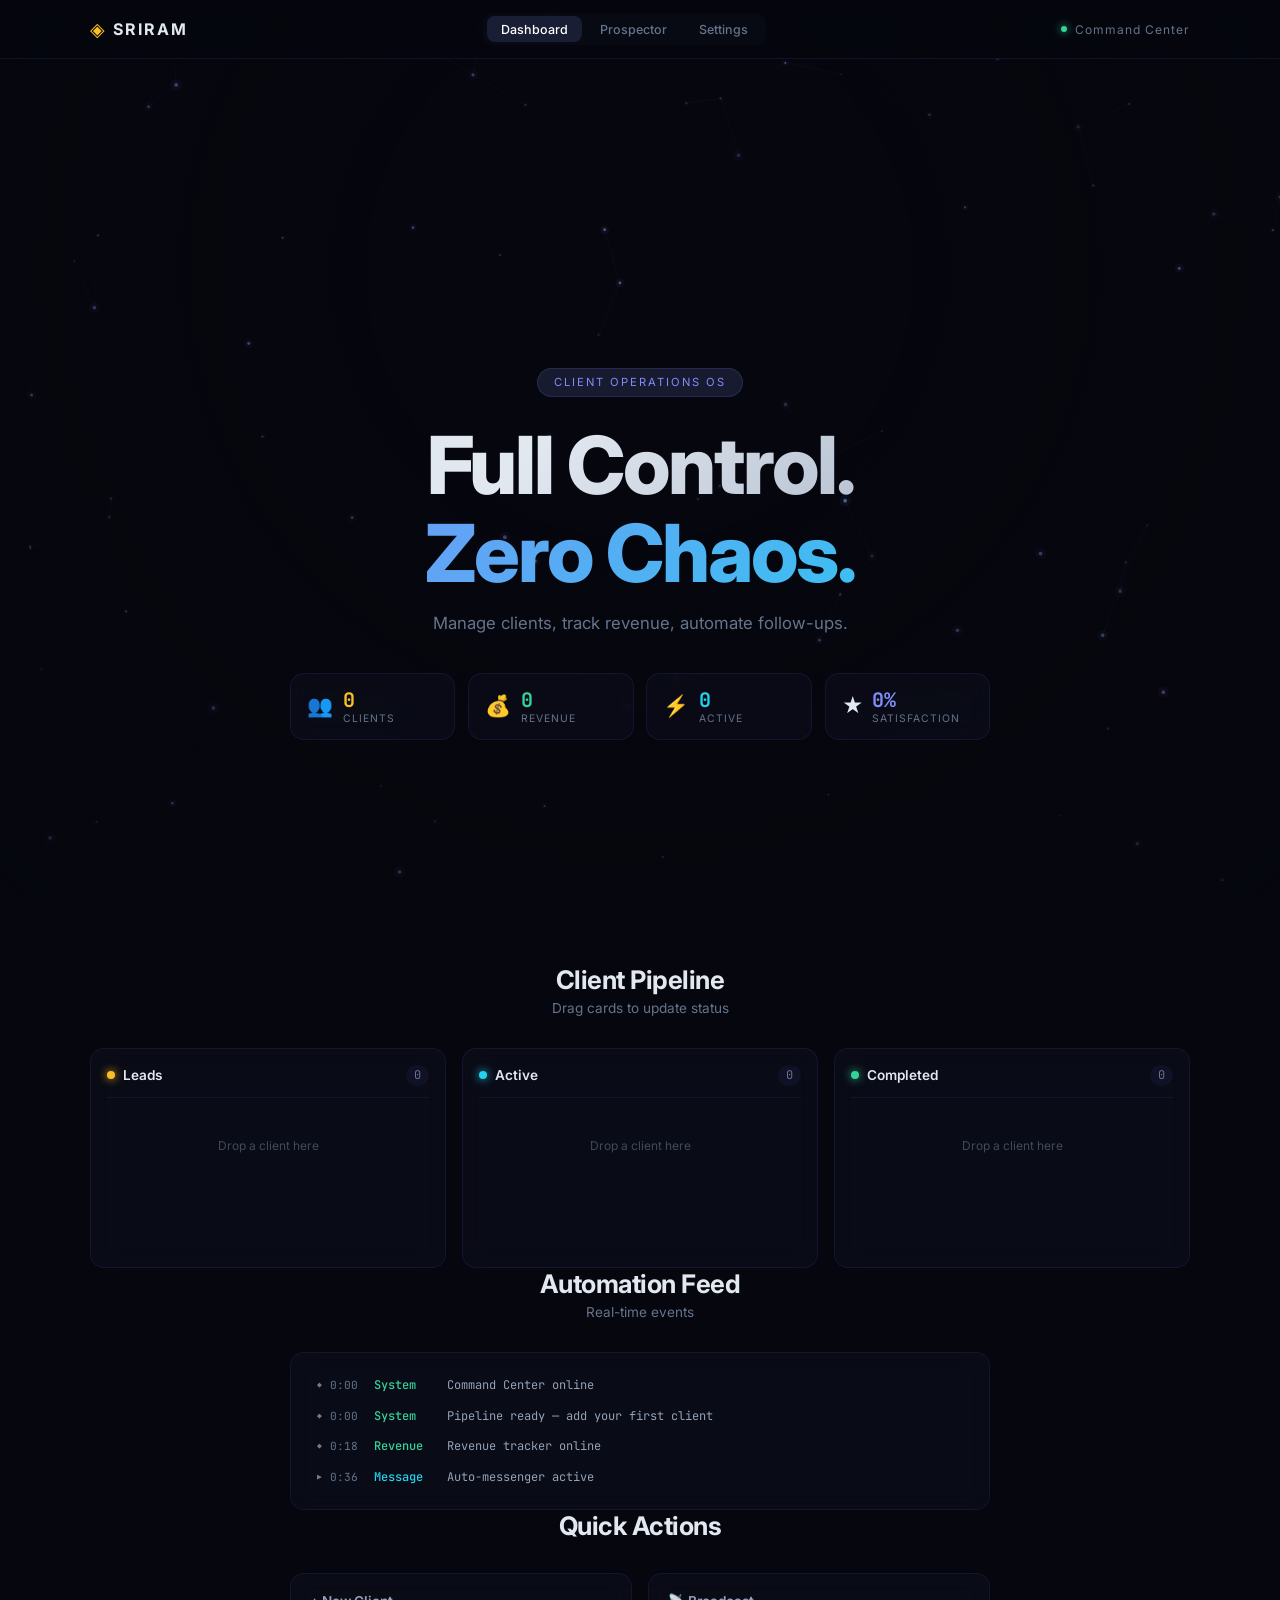
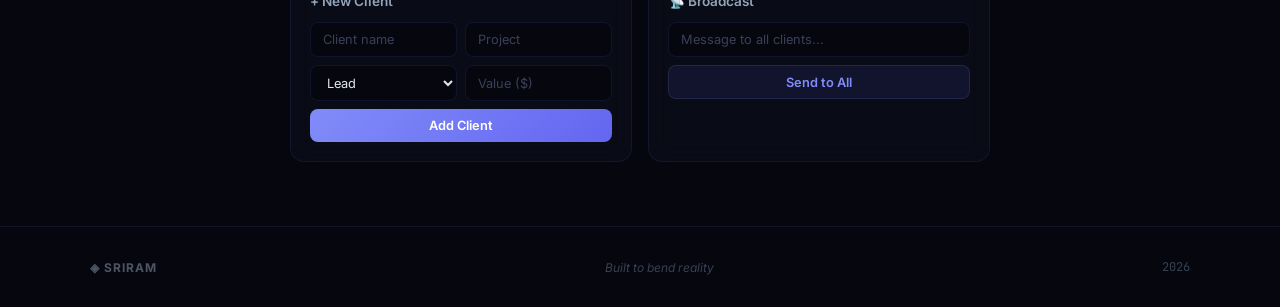
<file: index.html>
<!DOCTYPE html>
<html lang="en">
<head>
  <meta charset="UTF-8">
  <meta name="viewport" content="width=device-width, initial-scale=1.0">
  <title>Sriram's Command Center</title>
  <link rel="preconnect" href="https://fonts.googleapis.com">
  <link href="https://fonts.googleapis.com/css2?family=Inter:wght@400;500;600;700;800&family=JetBrains+Mono:wght@400;500&display=swap" rel="stylesheet">
  <link rel="stylesheet" href="styles.css">
</head>
<body>

  <canvas id="bg-canvas"></canvas>
  <div class="scene-overlay"></div>

  <header>
    <div class="container nav">
      <div class="logo-wrap" data-tab="dashboard">
        <span class="logo-icon">◈</span>
        <span class="logo-text">SRIRAM</span>
      </div>
      <div class="nav-tabs">
        <span class="nav-tab active" data-tab="dashboard">Dashboard</span>
        <span class="nav-tab" data-tab="prospector">Prospector</span>
        <span class="nav-tab" data-tab="settings">Settings</span>
      </div>
      <div class="header-right">
        <span class="live-dot"></span>
        <span class="live-text">Command Center</span>
      </div>
    </div>
  </header>

  <main>

    <!-- ===== DASHBOARD TAB ===== -->
    <section class="tab-content active" id="tab-dashboard">
      <div class="hero">
        <div class="container">
          <div class="hero-content">
            <div class="hero-chip reveal">Client Operations OS</div>
            <h1 class="hero-title reveal">
              <span class="line">Full Control.</span>
              <span class="line accent">Zero Chaos.</span>
            </h1>
            <p class="hero-sub reveal">Manage clients, track revenue, automate follow-ups.</p>
          </div>
          <div class="hero-stats reveal">
            <div class="stat-card"><div class="stat-icon">👥</div><div class="stat-body"><span class="stat-num">0</span><span class="stat-label">Clients</span></div></div>
            <div class="stat-card"><div class="stat-icon">💰</div><div class="stat-body"><span class="stat-num">0</span><span class="stat-label">Revenue</span></div></div>
            <div class="stat-card"><div class="stat-icon">⚡</div><div class="stat-body"><span class="stat-num">0</span><span class="stat-label">Active</span></div></div>
            <div class="stat-card"><div class="stat-icon">★</div><div class="stat-body"><span class="stat-num">0</span><span class="stat-label">Satisfaction</span></div></div>
          </div>
        </div>
      </div>

      <div class="pipeline-section" id="pipeline">
        <div class="container">
          <div class="section-head reveal">
            <h2 class="section-title">Client Pipeline</h2>
            <p class="section-sub">Drag cards to update status</p>
          </div>
          <div class="pipeline reveal">
            <div class="pipeline-col" data-stage="lead">
              <div class="col-header"><span class="col-dot lead"></span><h3>Leads</h3><span class="col-count" id="leadCount">0</span></div>
              <div class="col-body" id="leadContainer"></div>
            </div>
            <div class="pipeline-col" data-stage="active">
              <div class="col-header"><span class="col-dot active"></span><h3>Active</h3><span class="col-count" id="activeCount">0</span></div>
              <div class="col-body" id="activeContainer"></div>
            </div>
            <div class="pipeline-col" data-stage="completed">
              <div class="col-header"><span class="col-dot completed"></span><h3>Completed</h3><span class="col-count" id="completedCount">0</span></div>
              <div class="col-body" id="completedContainer"></div>
            </div>
          </div>
        </div>
      </div>

      <div class="activity-section">
        <div class="container">
          <div class="section-head reveal">
            <h2 class="section-title">Automation Feed</h2>
            <p class="section-sub">Real-time events</p>
          </div>
          <div class="activity-panel reveal">
            <div class="log-container" id="logContainer">
              <div class="log-entry sys"><span class="log-icon">◆</span><span class="log-time">0:00</span><span class="log-agent">System</span><span class="log-msg">Command Center online</span></div>
            </div>
          </div>
        </div>
      </div>

      <div class="actions-section">
        <div class="container">
          <div class="section-head reveal">
            <h2 class="section-title">Quick Actions</h2>
          </div>
          <div class="actions-grid reveal">
            <div class="action-card">
              <h3>+ New Client</h3>
              <div class="action-form">
                <div class="form-row"><input type="text" id="clientName" placeholder="Client name" class="f-input"><input type="text" id="projectName" placeholder="Project" class="f-input"></div>
                <div class="form-row">
                  <select id="stageSelect" class="f-select"><option value="lead">Lead</option><option value="active">Active</option><option value="completed">Completed</option></select>
                  <input type="number" id="clientValue" placeholder="Value ($)" class="f-input" min="0">
                </div>
                <button id="addClientBtn" class="f-btn primary">Add Client</button>
              </div>
            </div>
            <div class="action-card">
              <h3>📡 Broadcast</h3>
              <div class="action-form">
                <input type="text" id="msgInput" placeholder="Message to all clients..." class="f-input full">
                <button id="broadcastBtn" class="f-btn secondary">Send to All</button>
              </div>
            </div>
          </div>
        </div>
      </div>
    </section>

    <!-- ===== PROSPECTOR TAB ===== -->
    <section class="tab-content" id="tab-prospector">
      <div class="hero prospector-hero">
        <div class="container">
          <div class="hero-content">
            <div class="hero-chip">🚀 Lead Prospector</div>
            <h1 class="hero-title">
              <span class="line">Find & Capture.</span>
              <span class="line accent">Any Niche. Anywhere.</span>
            </h1>
            <p class="hero-sub">Search businesses by niche and location — get Instagram handles, emails, and contacts.</p>
          </div>

          <div class="search-panel">
            <div class="search-row">
              <div class="search-field">
                <label>Niche / Category</label>
                <input type="text" id="searchNiche" placeholder="e.g. Fitness, Restaurant, Fashion..." class="s-input" list="nicheList">
                <datalist id="nicheList">
                  <option value="Restaurant / Food">
                  <option value="Fashion / Apparel">
                  <option value="Fitness / Gym">
                  <option value="Beauty / Salon / Spa">
                  <option value="Technology / IT">
                  <option value="Real Estate">
                  <option value="Healthcare / Medical">
                  <option value="Education / Coaching">
                  <option value="E-commerce / D2C">
                  <option value="Photography">
                  <option value="Travel / Tourism">
                  <option value="Automotive">
                  <option value="Legal / Law">
                  <option value="Financial Services">
                  <option value="Home Services">
                  <option value="Entertainment / Media">
                  <option value="Jewelry / Accessories">
                  <option value="Cafe / Bakery">
                  <option value="Event Planning">
                  <option value="Architecture / Interior">
                </datalist>
              </div>
              <div class="search-field">
                <label>Location</label>
                <input type="text" id="searchLocation" placeholder="City, State, Country..." class="s-input">
              </div>
              <div class="search-field search-platform">
                <label>Max Results</label>
                <select id="searchLimit" class="s-input s-select">
                  <option value="10">10</option>
                  <option value="20" selected>20</option>
                  <option value="40">40</option>
                </select>
              </div>
              <button id="searchBtn" class="s-btn">
                <span class="s-btn-text">Search</span>
                <span class="s-btn-loader"></span>
              </button>
            </div>
          </div>

          <div class="search-results" id="searchResults">
            <div class="results-placeholder" id="resultsPlaceholder">
              <div class="placeholder-icon">🔍</div>
              <p>Enter a niche + location above to find businesses</p>
              <p class="placeholder-sub">Results will appear here. Click any to add directly to your pipeline.</p>
            </div>
            <div class="results-grid" id="resultsGrid"></div>
          </div>
        </div>
      </div>
    </section>

    <!-- ===== SETTINGS TAB ===== -->
    <section class="tab-content" id="tab-settings">
      <div class="hero settings-hero">
        <div class="container">
          <div class="hero-content">
            <div class="hero-chip">⚙️ Settings</div>
            <h1 class="hero-title">
              <span class="line">API Keys &</span>
              <span class="line accent">Integrations.</span>
            </h1>
            <p class="hero-sub">Connect external services to power up your prospector.</p>
          </div>

          <div class="settings-grid">
            <div class="settings-card highlight">
              <h3>📍 OpenStreetMap (Active)</h3>
              <p class="settings-desc">Using <strong>OpenStreetMap Overpass API</strong> — completely free, no API key needed. Returns real business names, addresses, phones & websites worldwide. <span style="color:var(--green)">✓ Works out of the box</span></p>
              <div class="setup-steps">
                <p><strong>How it works:</strong></p>
                <p>• Searches OpenStreetMap for businesses by type + location</p>
                <p>• Returns name, address, phone, website, Instagram if available</p>
                <p>• Covers 200+ countries including all of India</p>
                <p>• No registration, no API key, no billing</p>
                <p style="color:var(--muted);margin-top:0.3rem;font-size:0.68rem;">Rate limit: ~2 queries/sec (generous for personal use)</p>
              </div>
            </div>

            <div class="settings-card">
              <h3>🤖 n8n Enrichment</h3>
              <p class="settings-desc">Optional: connect an n8n workflow to enrich results with Instagram handles & emails.</p>
              <div class="settings-field">
                <label>Webhook URL</label>
                <input type="url" id="n8nUrl" placeholder="https://your-n8n.com/webhook/enrich" class="f-input">
              </div>
              <button id="saveN8n" class="f-btn primary">Save</button>
              <span id="n8nStatus" class="settings-status"></span>
              <details class="workflow-details">
                <summary>📋 n8n Workflow Setup</summary>
                <div class="workflow-code">
                  <p>1. Open n8n → New Workflow</p>
                  <p>2. Add <strong>Webhook</strong> trigger (POST)</p>
                  <p>3. Add <strong>HTTP Request</strong> to search Instagram / scrape bio</p>
                  <p>4. Add <strong>Respond to Webhook</strong> returning enriched JSON</p>
                  <p class="code-block">Input: { "name": "...", "website": "..." }<br>Output: { "instagram": "@...", "email": "..." }</p>
                </div>
              </details>
            </div>

            <div class="settings-card">
              <h3>📊 Data Sources</h3>
              <p class="settings-desc">Your current data sources and their status.</p>
              <div class="source-list">
                <div class="source-item"><span class="source-name">OpenStreetMap</span><span class="source-badge active">Live</span></div>
                <div class="source-item"><span class="source-name">Demo Fallback</span><span class="source-badge active">Ready</span></div>
                <div class="source-item"><span class="source-name">n8n Enrichment</span><span class="source-badge" id="n8nBadge">Optional</span></div>
              </div>
            </div>
          </div>
        </div>
      </div>
    </section>

  </main>

  <footer>
    <div class="container">
      <div class="footer-inner">
        <span class="footer-logo">◈ SRIRAM</span>
        <span class="footer-tag">Built to bend reality</span>
        <span class="footer-year">2026</span>
      </div>
    </div>
  </footer>

  <script src="script.js"></script>
</body>
</html>
</file>
<file: styles.css>
* {
  margin: 0;
  padding: 0;
  box-sizing: border-box;
}

:root {
  --bg: #06070e;
  --surface: rgba(12, 14, 26, 0.7);
  --border: rgba(99, 102, 241, 0.12);
  --border-hover: rgba(139, 92, 246, 0.35);
  --primary: #818cf8;
  --primary-dim: rgba(129, 140, 248, 0.15);
  --cyan: #22d3ee;
  --gold: #fbbf24;
  --green: #34d399;
  --text: #e2e8f0;
  --muted: #64748b;
  --radius: 14px;
  --font: 'Inter', -apple-system, BlinkMacSystemFont, sans-serif;
  --mono: 'JetBrains Mono', 'SF Mono', monospace;
}

html { scroll-behavior: smooth; }

body {
  font-family: var(--font);
  background: var(--bg);
  color: var(--text);
  overflow-x: hidden;
  min-height: 100vh;
}

::selection { background: rgba(129, 140, 248, 0.3); color: #fff; }

::-webkit-scrollbar { width: 5px; }
::-webkit-scrollbar-track { background: transparent; }
::-webkit-scrollbar-thumb { background: rgba(99,102,241,0.2); border-radius: 3px; }

/* ===== 2D CANVAS BACKGROUND ===== */
#bg-canvas {
  position: fixed;
  inset: 0;
  z-index: 0;
  pointer-events: none;
}

.scene-overlay {
  position: fixed;
  inset: 0;
  z-index: 0;
  background: radial-gradient(ellipse at 50% 30%, transparent 30%, rgba(6, 7, 14, 0.6) 100%);
  pointer-events: none;
}

.container {
  width: 92%;
  max-width: 1100px;
  margin: 0 auto;
}

/* ===== HEADER ===== */
header {
  position: fixed;
  top: 0;
  left: 0;
  right: 0;
  z-index: 100;
  padding: 0.8rem 0;
  background: rgba(6, 7, 14, 0.6);
  backdrop-filter: blur(20px);
  border-bottom: 1px solid var(--border);
}

.nav {
  display: flex;
  align-items: center;
  justify-content: space-between;
}

.logo-wrap {
  display: flex;
  align-items: center;
  gap: 0.5rem;
}

.logo-icon {
  font-size: 1.2rem;
  color: var(--gold);
  animation: logo-spin 8s linear infinite;
}

@keyframes logo-spin {
  0% { transform: rotate(0deg); }
  100% { transform: rotate(360deg); }
}

.logo-text {
  font-size: 1rem;
  font-weight: 700;
  letter-spacing: 2px;
  color: var(--text);
}

.header-right {
  display: flex;
  align-items: center;
  gap: 0.5rem;
  font-size: 0.75rem;
  color: var(--muted);
  letter-spacing: 1px;
}

.live-dot {
  width: 6px;
  height: 6px;
  border-radius: 50%;
  background: var(--green);
  animation: live-pulse 1.5s ease-in-out infinite;
  box-shadow: 0 0 8px var(--green);
}

@keyframes live-pulse {
  0%, 100% { opacity: 1; }
  50% { opacity: 0.3; }
}

/* ===== HERO ===== */
.hero {
  padding: 8rem 0 3rem;
  position: relative;
  z-index: 1;
  min-height: 100vh;
  display: flex;
  align-items: center;
}

.hero-content {
  text-align: center;
  margin-bottom: 2.5rem;
}

.hero-chip {
  display: inline-block;
  font-size: 0.7rem;
  letter-spacing: 2px;
  text-transform: uppercase;
  padding: 0.4rem 1rem;
  border-radius: 50px;
  background: var(--primary-dim);
  color: var(--primary);
  border: 1px solid rgba(129, 140, 248, 0.15);
  margin-bottom: 1.5rem;
}

.hero-title {
  font-size: clamp(2.8rem, 7vw, 5rem);
  font-weight: 800;
  line-height: 1.1;
  letter-spacing: -2px;
}

.hero-title .line {
  display: block;
  background: linear-gradient(135deg, #e2e8f0 40%, #94a3b8 100%);
  -webkit-background-clip: text;
  -webkit-text-fill-color: transparent;
  background-clip: text;
}

.hero-title .line.accent {
  background: linear-gradient(135deg, var(--primary), var(--cyan));
  -webkit-background-clip: text;
  -webkit-text-fill-color: transparent;
  background-clip: text;
}

.hero-sub {
  font-size: 1.05rem;
  color: var(--muted);
  max-width: 460px;
  margin: 1rem auto 0;
}

/* ===== STATS ===== */
.hero-stats {
  display: grid;
  grid-template-columns: repeat(4, 1fr);
  gap: 0.8rem;
  max-width: 700px;
  margin: 0 auto;
}

.stat-card {
  display: flex;
  align-items: center;
  gap: 0.6rem;
  padding: 0.9rem 1rem;
  background: var(--surface);
  backdrop-filter: blur(12px);
  border: 1px solid var(--border);
  border-radius: var(--radius);
  transition: transform 0.3s, border-color 0.3s, box-shadow 0.3s;
}

.stat-card:hover {
  transform: translateY(-3px);
  border-color: var(--border-hover);
  box-shadow: 0 8px 30px rgba(99, 102, 241, 0.08);
}

.stat-icon { font-size: 1.3rem; line-height: 1; }

.stat-body { display: flex; flex-direction: column; }

.stat-num {
  font-size: 1.25rem;
  font-weight: 700;
  font-family: var(--mono);
  line-height: 1.2;
}

.stat-label {
  font-size: 0.65rem;
  color: var(--muted);
  text-transform: uppercase;
  letter-spacing: 1px;
}

.stat-card:nth-child(1) .stat-num { color: var(--gold); }
.stat-card:nth-child(2) .stat-num { color: var(--green); }
.stat-card:nth-child(3) .stat-num { color: var(--cyan); }
.stat-card:nth-child(4) .stat-num { color: var(--primary); }

/* ===== SECTION COMMON ===== */
section { position: relative; z-index: 1; padding: 4rem 0; }

.section-head { text-align: center; margin-bottom: 2rem; }

.section-title {
  font-size: 1.6rem;
  font-weight: 700;
  letter-spacing: -0.5px;
}

.section-sub {
  font-size: 0.85rem;
  color: var(--muted);
  margin-top: 0.3rem;
}

/* ===== PIPELINE ===== */
.pipeline {
  display: grid;
  grid-template-columns: repeat(3, 1fr);
  gap: 1rem;
}

.pipeline-col {
  background: var(--surface);
  backdrop-filter: blur(12px);
  border: 1px solid var(--border);
  border-radius: var(--radius);
  padding: 1rem;
  min-height: 220px;
  transition: border-color 0.3s;
}

.pipeline-col:hover { border-color: var(--border-hover); }

.col-header {
  display: flex;
  align-items: center;
  gap: 0.5rem;
  margin-bottom: 1rem;
  padding-bottom: 0.7rem;
  border-bottom: 1px solid var(--border);
}

.col-dot {
  width: 8px; height: 8px;
  border-radius: 50%;
}

.col-dot.lead { background: var(--gold); box-shadow: 0 0 10px var(--gold); }
.col-dot.active { background: var(--cyan); box-shadow: 0 0 10px var(--cyan); }
.col-dot.completed { background: var(--green); box-shadow: 0 0 10px var(--green); }

.col-header h3 { font-size: 0.85rem; font-weight: 600; }

.col-count {
  margin-left: auto;
  font-size: 0.75rem;
  font-family: var(--mono);
  color: var(--muted);
  background: rgba(99, 102, 241, 0.08);
  padding: 0.15rem 0.5rem;
  border-radius: 50px;
}

.col-body {
  display: flex;
  flex-direction: column;
  gap: 0.5rem;
  min-height: 100px;
}

.col-empty {
  font-size: 0.75rem;
  color: var(--muted);
  text-align: center;
  padding: 1.5rem 0;
  opacity: 0.6;
}

/* ===== CLIENT CARDS ===== */
.client-card {
  padding: 0.7rem 0.9rem;
  background: rgba(20, 22, 40, 0.5);
  border: 1px solid rgba(99, 102, 241, 0.08);
  border-radius: 10px;
  cursor: pointer;
  transition: transform 0.25s, box-shadow 0.25s, border-color 0.25s, opacity 0.25s;
  transform-style: preserve-3d;
  position: relative;
  overflow: hidden;
}

.client-card::before {
  content: '';
  position: absolute;
  left: 0; top: 0; bottom: 0;
  width: 3px;
  opacity: 0;
  transition: opacity 0.25s;
}

.client-card:hover::before { opacity: 1; }

.pipeline-col[data-stage="lead"] .client-card::before { background: var(--gold); }
.pipeline-col[data-stage="active"] .client-card::before { background: var(--cyan); }
.pipeline-col[data-stage="completed"] .client-card::before { background: var(--green); }

.client-card:hover {
  border-color: rgba(139, 92, 246, 0.25);
  box-shadow: 0 6px 20px rgba(99, 102, 241, 0.08);
}

.card-name { font-size: 0.8rem; font-weight: 600; }

.card-project {
  font-size: 0.65rem;
  color: var(--muted);
  margin-top: 0.2rem;
}

.card-value {
  position: absolute;
  right: 0.8rem;
  top: 50%;
  transform: translateY(-50%);
  font-size: 0.7rem;
  font-family: var(--mono);
  color: var(--green);
  opacity: 0.6;
}

.card-remove {
  position: absolute;
  right: 0.5rem;
  bottom: 0.3rem;
  font-size: 0.7rem;
  color: var(--muted);
  opacity: 0;
  transition: opacity 0.2s;
  cursor: pointer;
  background: none;
  border: none;
  font-family: var(--font);
  line-height: 1;
}

.client-card:hover .card-remove { opacity: 0.5; }
.card-remove:hover { opacity: 1 !important; color: #f87171; }

.client-card.adding {
  animation: card-pop 0.35s cubic-bezier(0.34, 1.56, 0.64, 1);
}

@keyframes card-pop {
  0% { opacity: 0; transform: scale(0.85) translateY(10px); }
  100% { opacity: 1; transform: scale(1) translateY(0); }
}

.client-card.removing {
  animation: card-shrink 0.2s ease forwards;
}

@keyframes card-shrink {
  0% { opacity: 1; transform: scale(1); }
  100% { opacity: 0; transform: scale(0.8) translateY(-10px); }
}

.client-card.dragging { opacity: 0.4; }

/* ===== ACTIVITY PANEL ===== */
.activity-panel {
  max-width: 700px;
  margin: 0 auto;
  background: var(--surface);
  backdrop-filter: blur(12px);
  border: 1px solid var(--border);
  border-radius: var(--radius);
  padding: 1.2rem;
  max-height: 350px;
  overflow-y: auto;
}

.activity-panel::-webkit-scrollbar { width: 3px; }
.activity-panel::-webkit-scrollbar-thumb { background: rgba(99,102,241,0.15); border-radius: 2px; }

.log-container {
  display: flex;
  flex-direction: column;
  gap: 0.2rem;
}

.log-entry {
  display: flex;
  align-items: center;
  gap: 0.5rem;
  padding: 0.35rem 0.4rem;
  font-size: 0.75rem;
  font-family: var(--mono);
  border-radius: 4px;
  animation: log-in 0.2s ease;
}

@keyframes log-in {
  0% { opacity: 0; transform: translateX(-10px); }
  100% { opacity: 1; transform: translateX(0); }
}

.log-icon { font-size: 0.5rem; opacity: 0.5; }

.log-time {
  color: var(--muted);
  min-width: 36px;
  font-size: 0.7rem;
}

.log-agent {
  color: var(--primary);
  font-weight: 500;
  min-width: 65px;
}

.log-msg { color: #94a3b8; }

.log-entry.sys .log-agent { color: var(--green); }
.log-entry.client .log-agent { color: var(--gold); }
.log-entry.msg .log-agent { color: var(--cyan); }
.log-entry.rev .log-agent { color: #34d399; }
.log-entry.alert .log-agent { color: #f87171; }

/* ===== ACTIONS ===== */
.actions-grid {
  display: grid;
  grid-template-columns: 1fr 1fr;
  gap: 1rem;
  max-width: 700px;
  margin: 0 auto;
}

.action-card {
  background: var(--surface);
  backdrop-filter: blur(12px);
  border: 1px solid var(--border);
  border-radius: var(--radius);
  padding: 1.2rem;
  transition: border-color 0.3s, box-shadow 0.3s;
}

.action-card:hover {
  border-color: var(--border-hover);
  box-shadow: 0 8px 30px rgba(99, 102, 241, 0.06);
}

.action-card h3 {
  font-size: 0.85rem;
  font-weight: 600;
  margin-bottom: 0.8rem;
  color: #94a3b8;
}

.action-form { display: flex; flex-direction: column; gap: 0.5rem; }

.form-row { display: flex; gap: 0.5rem; }

.f-input, .f-select {
  width: 100%;
  padding: 0.55rem 0.75rem;
  font-size: 0.8rem;
  font-family: var(--font);
  background: rgba(0, 0, 0, 0.3);
  border: 1px solid rgba(99, 102, 241, 0.12);
  border-radius: 8px;
  color: var(--text);
  outline: none;
  transition: border-color 0.3s;
}

.f-input:focus, .f-select:focus {
  border-color: rgba(129, 140, 248, 0.4);
}

.f-input::placeholder { color: #3b4058; }

.f-select { cursor: pointer; min-width: 100px; }
.f-select option { background: #0a0b14; color: var(--text); }

.f-input.full { width: 100%; }

.f-btn {
  padding: 0.55rem 1.2rem;
  font-size: 0.8rem;
  font-weight: 600;
  font-family: var(--font);
  border: none;
  border-radius: 8px;
  cursor: pointer;
  transition: transform 0.15s, box-shadow 0.15s;
}

.f-btn:hover { transform: translateY(-1px); }
.f-btn:active { transform: translateY(0); }

.f-btn.primary {
  background: linear-gradient(135deg, var(--primary), #6366f1);
  color: #fff;
}

.f-btn.primary:hover { box-shadow: 0 4px 20px rgba(99, 102, 241, 0.3); }

.f-btn.secondary {
  background: rgba(99, 102, 241, 0.1);
  color: var(--primary);
  border: 1px solid rgba(129, 140, 248, 0.15);
}

.f-btn.secondary:hover { background: rgba(99, 102, 241, 0.18); }

/* ===== FOOTER ===== */
footer {
  position: relative;
  z-index: 1;
  padding: 2rem 0;
  border-top: 1px solid var(--border);
}

.footer-inner {
  display: flex;
  align-items: center;
  justify-content: space-between;
  font-size: 0.75rem;
  color: var(--muted);
}

.footer-logo { font-weight: 700; letter-spacing: 1px; color: #4b5563; }
.footer-tag { font-style: italic; color: #374151; }
.footer-year { font-family: var(--mono); color: #374151; }

/* ===== REVEAL ===== */
.reveal {
  opacity: 0;
  transform: translateY(25px);
  transition: opacity 0.6s cubic-bezier(0.25, 0.46, 0.45, 0.94), transform 0.6s cubic-bezier(0.25, 0.46, 0.45, 0.94);
}

.reveal.visible { opacity: 1; transform: translateY(0); }

.stat-card {
  opacity: 0;
  transform: translateY(20px);
  transition: opacity 0.4s ease, transform 0.4s cubic-bezier(0.34, 1.56, 0.64, 1), border-color 0.3s, box-shadow 0.3s;
}

.stat-card.visible { opacity: 1; transform: translateY(0); }

.client-card.drag-over {
  border-color: var(--primary);
  box-shadow: 0 0 20px rgba(129, 140, 248, 0.1);
  background: rgba(129, 140, 248, 0.05);
}

/* ===== TAB NAVIGATION ===== */
.nav-tabs {
  display: flex;
  gap: 0.2rem;
  background: rgba(12, 14, 26, 0.5);
  border-radius: 10px;
  padding: 0.2rem;
}

.nav-tab {
  padding: 0.35rem 0.9rem;
  font-size: 0.78rem;
  font-weight: 500;
  color: var(--muted);
  border-radius: 8px;
  cursor: pointer;
  transition: all 0.25s;
  user-select: none;
}

.nav-tab:hover { color: var(--text); background: rgba(99, 102, 241, 0.06); }
.nav-tab.active {
  color: #fff;
  background: rgba(129, 140, 248, 0.15);
}

.tab-content { display: none; }
.tab-content.active { display: block; }

/* ===== PROSPECTOR ===== */
.prospector-hero { padding-top: 7rem; min-height: auto; }

.search-panel {
  max-width: 780px;
  margin: 2rem auto 0;
  background: var(--surface);
  backdrop-filter: blur(12px);
  border: 1px solid var(--border);
  border-radius: var(--radius);
  padding: 1.2rem 1.4rem;
}

.search-row {
  display: flex;
  gap: 0.6rem;
  align-items: flex-end;
  flex-wrap: wrap;
}

.search-field {
  flex: 1;
  min-width: 140px;
}

.search-field label {
  display: block;
  font-size: 0.65rem;
  text-transform: uppercase;
  letter-spacing: 1px;
  color: var(--muted);
  margin-bottom: 0.35rem;
}

.s-input {
  width: 100%;
  padding: 0.6rem 0.8rem;
  font-size: 0.85rem;
  font-family: var(--font);
  background: rgba(0, 0, 0, 0.3);
  border: 1px solid rgba(99, 102, 241, 0.12);
  border-radius: 8px;
  color: var(--text);
  outline: none;
  transition: border-color 0.3s;
}

.s-input:focus { border-color: rgba(129, 140, 248, 0.4); }
.s-input::placeholder { color: #3b4058; }

.s-select { cursor: pointer; }
.s-select option { background: #0a0b14; color: var(--text); }

.search-platform { min-width: 130px; flex: 0.5; }

.s-btn {
  display: flex;
  align-items: center;
  justify-content: center;
  gap: 0.5rem;
  padding: 0.6rem 1.5rem;
  min-width: 100px;
  background: linear-gradient(135deg, var(--primary), #6366f1);
  color: #fff;
  border: none;
  border-radius: 8px;
  font-family: var(--font);
  font-size: 0.85rem;
  font-weight: 600;
  cursor: pointer;
  transition: transform 0.15s, box-shadow 0.15s, opacity 0.2s;
}

.s-btn:hover { transform: translateY(-1px); box-shadow: 0 4px 20px rgba(99, 102, 241, 0.3); }
.s-btn:active { transform: translateY(0); }
.s-btn.loading .s-btn-text { opacity: 0; }
.s-btn.loading .s-btn-loader { display: block; }
.s-btn.loading { pointer-events: none; }

.s-btn-loader {
  display: none;
  width: 16px;
  height: 16px;
  border: 2px solid rgba(255,255,255,0.3);
  border-top-color: #fff;
  border-radius: 50%;
  animation: spin 0.6s linear infinite;
  position: absolute;
}

@keyframes spin { to { transform: rotate(360deg); } }

/* ===== SEARCH RESULTS ===== */
.search-results {
  max-width: 780px;
  margin: 1.5rem auto 0;
  min-height: 100px;
}

.results-placeholder {
  text-align: center;
  padding: 2.5rem 1rem;
  color: var(--muted);
}

.placeholder-icon { font-size: 2.5rem; margin-bottom: 0.8rem; opacity: 0.5; }
.results-placeholder p { font-size: 0.9rem; }
.placeholder-sub { font-size: 0.75rem; margin-top: 0.3rem; opacity: 0.6; }

.results-grid {
  display: grid;
  grid-template-columns: 1fr 1fr;
  gap: 0.8rem;
}

.result-card {
  background: var(--surface);
  backdrop-filter: blur(12px);
  border: 1px solid var(--border);
  border-radius: var(--radius);
  padding: 1rem 1.1rem;
  transition: all 0.25s;
  position: relative;
  overflow: hidden;
}

.result-card:hover {
  border-color: var(--border-hover);
  transform: translateY(-2px);
  box-shadow: 0 8px 25px rgba(99, 102, 241, 0.06);
}

.result-card .r-badge {
  position: absolute;
  top: 0.5rem;
  right: 0.5rem;
  font-size: 0.6rem;
  padding: 0.15rem 0.5rem;
  border-radius: 50px;
  background: var(--primary-dim);
  color: var(--primary);
}

.result-card .r-name {
  font-size: 0.9rem;
  font-weight: 600;
  margin-bottom: 0.15rem;
  padding-right: 3rem;
}

.result-card .r-category { font-size: 0.7rem; color: var(--muted); }

.result-card .r-meta {
  display: flex;
  gap: 0.8rem;
  margin-top: 0.5rem;
  font-size: 0.7rem;
  font-family: var(--mono);
  flex-wrap: wrap;
}

.result-card .r-meta span { display: flex; align-items: center; gap: 0.3rem; color: var(--muted); }
.result-card .r-meta .r-ig { color: var(--cyan); }
.result-card .r-meta .r-email { color: var(--gold); }
.result-card .r-meta .r-phone { color: var(--green); }

.result-card .r-addr {
  font-size: 0.68rem;
  color: var(--muted);
  margin-top: 0.35rem;
  opacity: 0.7;
}

.result-card .r-add {
  margin-top: 0.7rem;
  padding: 0.4rem 0.8rem;
  font-size: 0.7rem;
  font-weight: 600;
  font-family: var(--font);
  background: rgba(52, 211, 153, 0.1);
  color: var(--green);
  border: 1px solid rgba(52, 211, 153, 0.15);
  border-radius: 6px;
  cursor: pointer;
  transition: all 0.2s;
}

.result-card .r-add:hover {
  background: rgba(52, 211, 153, 0.2);
  box-shadow: 0 4px 15px rgba(52, 211, 153, 0.1);
}

.result-card .r-add.added {
  background: rgba(99, 102, 241, 0.1);
  color: var(--muted);
  border-color: transparent;
  pointer-events: none;
}

.result-card.result-enter {
  animation: result-in 0.35s cubic-bezier(0.34, 1.56, 0.64, 1);
}

@keyframes result-in {
  0% { opacity: 0; transform: scale(0.9) translateY(15px); }
  100% { opacity: 1; transform: scale(1) translateY(0); }
}

.results-summary {
  grid-column: 1 / -1;
  font-size: 0.8rem;
  color: var(--muted);
  padding: 0.5rem 0;
  border-bottom: 1px solid var(--border);
  margin-bottom: 0.3rem;
}

/* ===== SETTINGS ===== */
.settings-hero { padding-top: 7rem; min-height: auto; }

.settings-grid {
  display: grid;
  grid-template-columns: 1fr 1fr;
  gap: 1rem;
  max-width: 780px;
  margin: 2rem auto 0;
}

.settings-card {
  background: var(--surface);
  backdrop-filter: blur(12px);
  border: 1px solid var(--border);
  border-radius: var(--radius);
  padding: 1.3rem;
  transition: border-color 0.3s;
}

.settings-card:hover { border-color: var(--border-hover); }

.settings-card h3 { font-size: 0.9rem; font-weight: 600; margin-bottom: 0.4rem; }
.settings-desc { font-size: 0.72rem; color: var(--muted); margin-bottom: 0.8rem; line-height: 1.5; }

.settings-desc .code {
  color: var(--primary);
  font-family: var(--mono);
  font-size: 0.68rem;
}

.settings-field {
  margin-bottom: 0.5rem;
}

.settings-field label {
  display: block;
  font-size: 0.65rem;
  text-transform: uppercase;
  letter-spacing: 1px;
  color: var(--muted);
  margin-bottom: 0.25rem;
}

.settings-status {
  display: inline-block;
  font-size: 0.7rem;
  margin-left: 0.8rem;
  color: var(--green);
}

.workflow-details {
  margin-top: 0.8rem;
}

.workflow-details summary {
  font-size: 0.72rem;
  color: var(--primary);
  cursor: pointer;
  user-select: none;
}

.workflow-code {
  margin-top: 0.5rem;
  padding: 0.7rem;
  background: rgba(0, 0, 0, 0.3);
  border-radius: 8px;
  font-size: 0.7rem;
  font-family: var(--mono);
  line-height: 1.8;
  color: #94a3b8;
}

.workflow-code p { margin: 0; }
.workflow-code .code-block {
  margin-top: 0.5rem;
  padding: 0.5rem;
  background: rgba(0,0,0,0.3);
  border-radius: 4px;
  color: var(--green);
  white-space: pre-wrap;
  font-size: 0.65rem;
}

.source-list {
  display: flex;
  flex-direction: column;
  gap: 0.4rem;
  margin-top: 0.5rem;
}

.source-item {
  display: flex;
  align-items: center;
  justify-content: space-between;
  padding: 0.4rem 0;
  border-bottom: 1px solid rgba(99, 102, 241, 0.04);
}

.source-name { font-size: 0.78rem; }

.source-badge {
  font-size: 0.6rem;
  padding: 0.15rem 0.55rem;
  border-radius: 50px;
  background: rgba(99, 102, 241, 0.08);
  color: var(--muted);
  text-transform: uppercase;
  letter-spacing: 0.5px;
}

.source-badge.active { background: rgba(52, 211, 153, 0.1); color: var(--green); }

.settings-card.highlight {
  border-color: rgba(129, 140, 248, 0.25);
  background: rgba(12, 14, 26, 0.8);
}

.setup-steps {
  font-size: 0.72rem;
  color: #94a3b8;
  line-height: 1.7;
  margin-bottom: 0.8rem;
  padding: 0.6rem 0.7rem;
  background: rgba(0,0,0,0.2);
  border-radius: 8px;
}

.setup-steps strong { color: var(--text); }
.setup-steps a { color: var(--primary); text-decoration: none; }
.setup-steps a:hover { text-decoration: underline; }

/* ===== RESPONSIVE ===== */
@media (max-width: 768px) {
  .hero { padding: 6rem 0 2rem; min-height: auto; }
  .hero-stats { grid-template-columns: repeat(2, 1fr); }
  .pipeline { grid-template-columns: 1fr; }
  .actions-grid { grid-template-columns: 1fr; }
  .form-row { flex-direction: column; }
  .hero-title { letter-spacing: -1px; }
  .nav-tabs { gap: 0.1rem; }
  .nav-tab { padding: 0.3rem 0.6rem; font-size: 0.7rem; }
  .search-row { flex-direction: column; }
  .search-platform { flex: 1; min-width: auto; }
  .results-grid { grid-template-columns: 1fr; }
  .settings-grid { grid-template-columns: 1fr; }
}

@media (max-width: 480px) {
  .hero-stats { gap: 0.5rem; }
  .stat-card { padding: 0.7rem; }
  .stat-num { font-size: 1rem; }
  .section-title { font-size: 1.2rem; }
  .nav-tabs { overflow-x: auto; }
}
</file>
